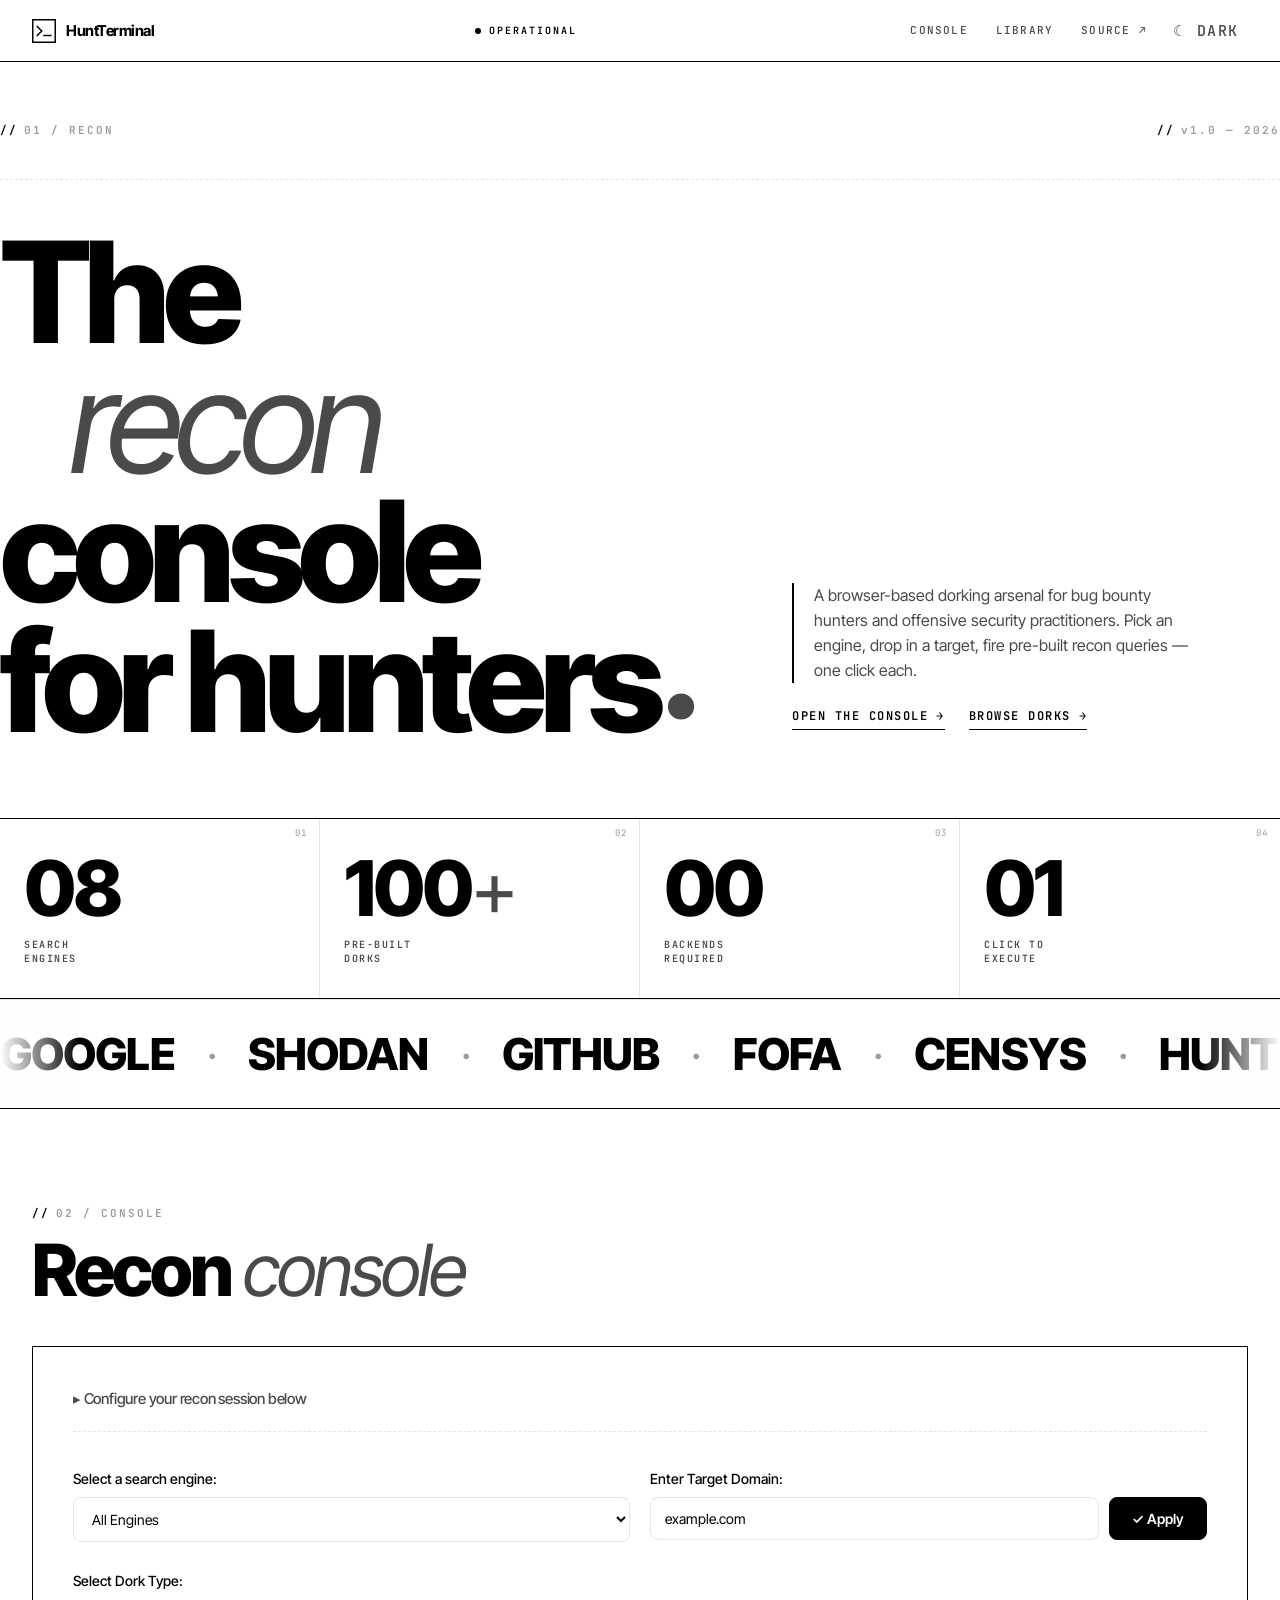
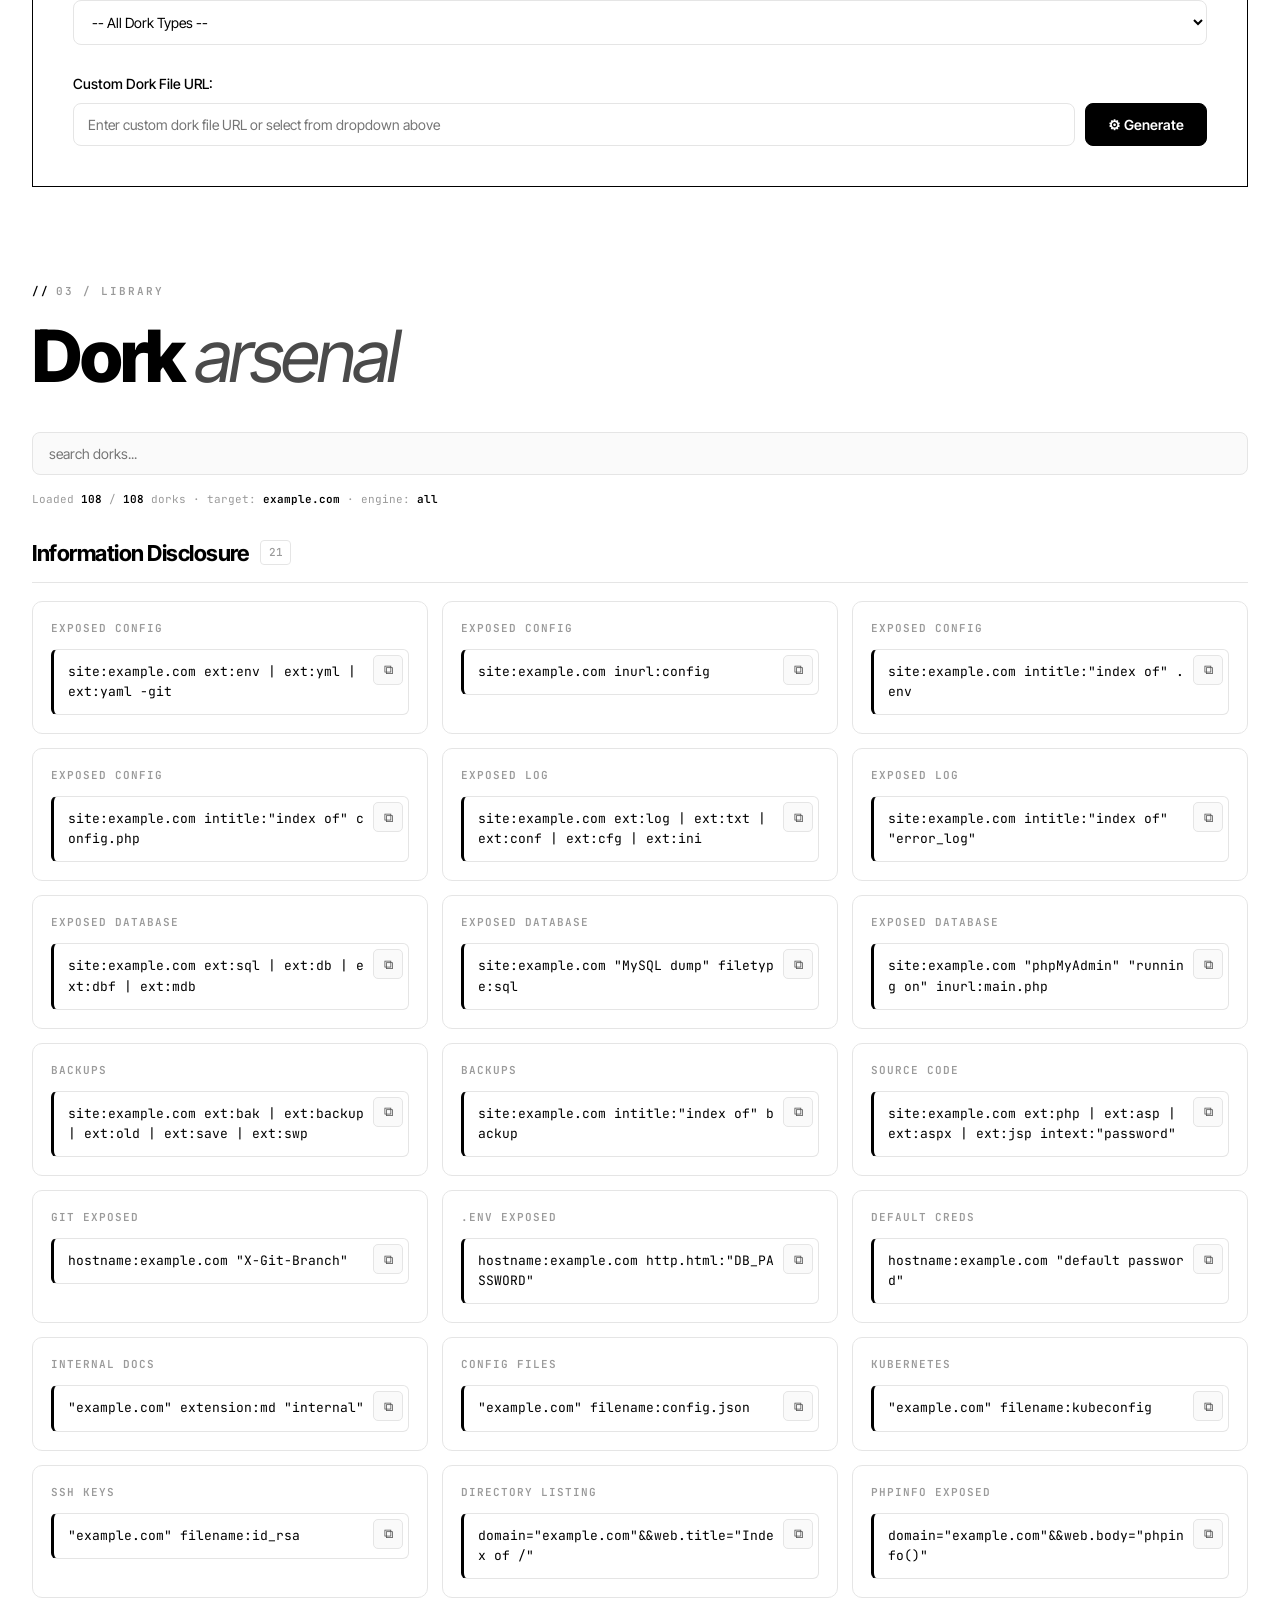
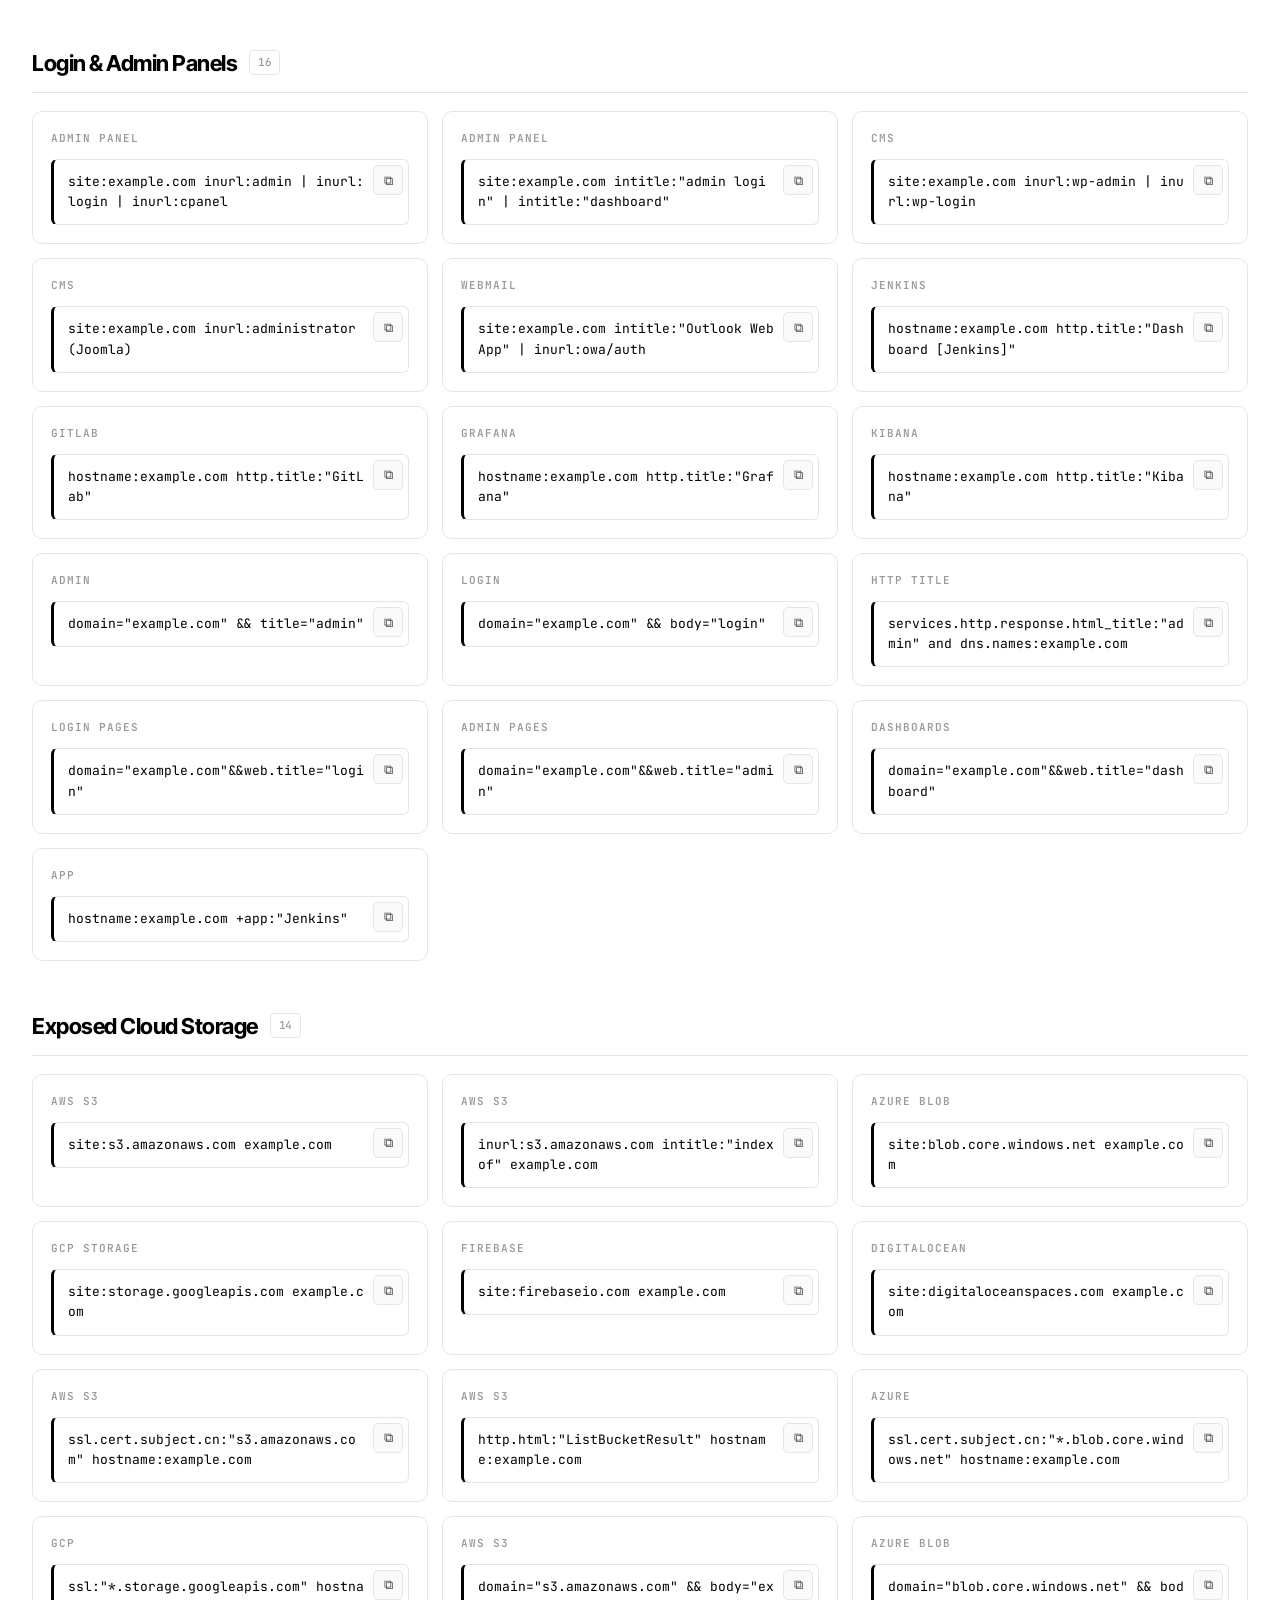
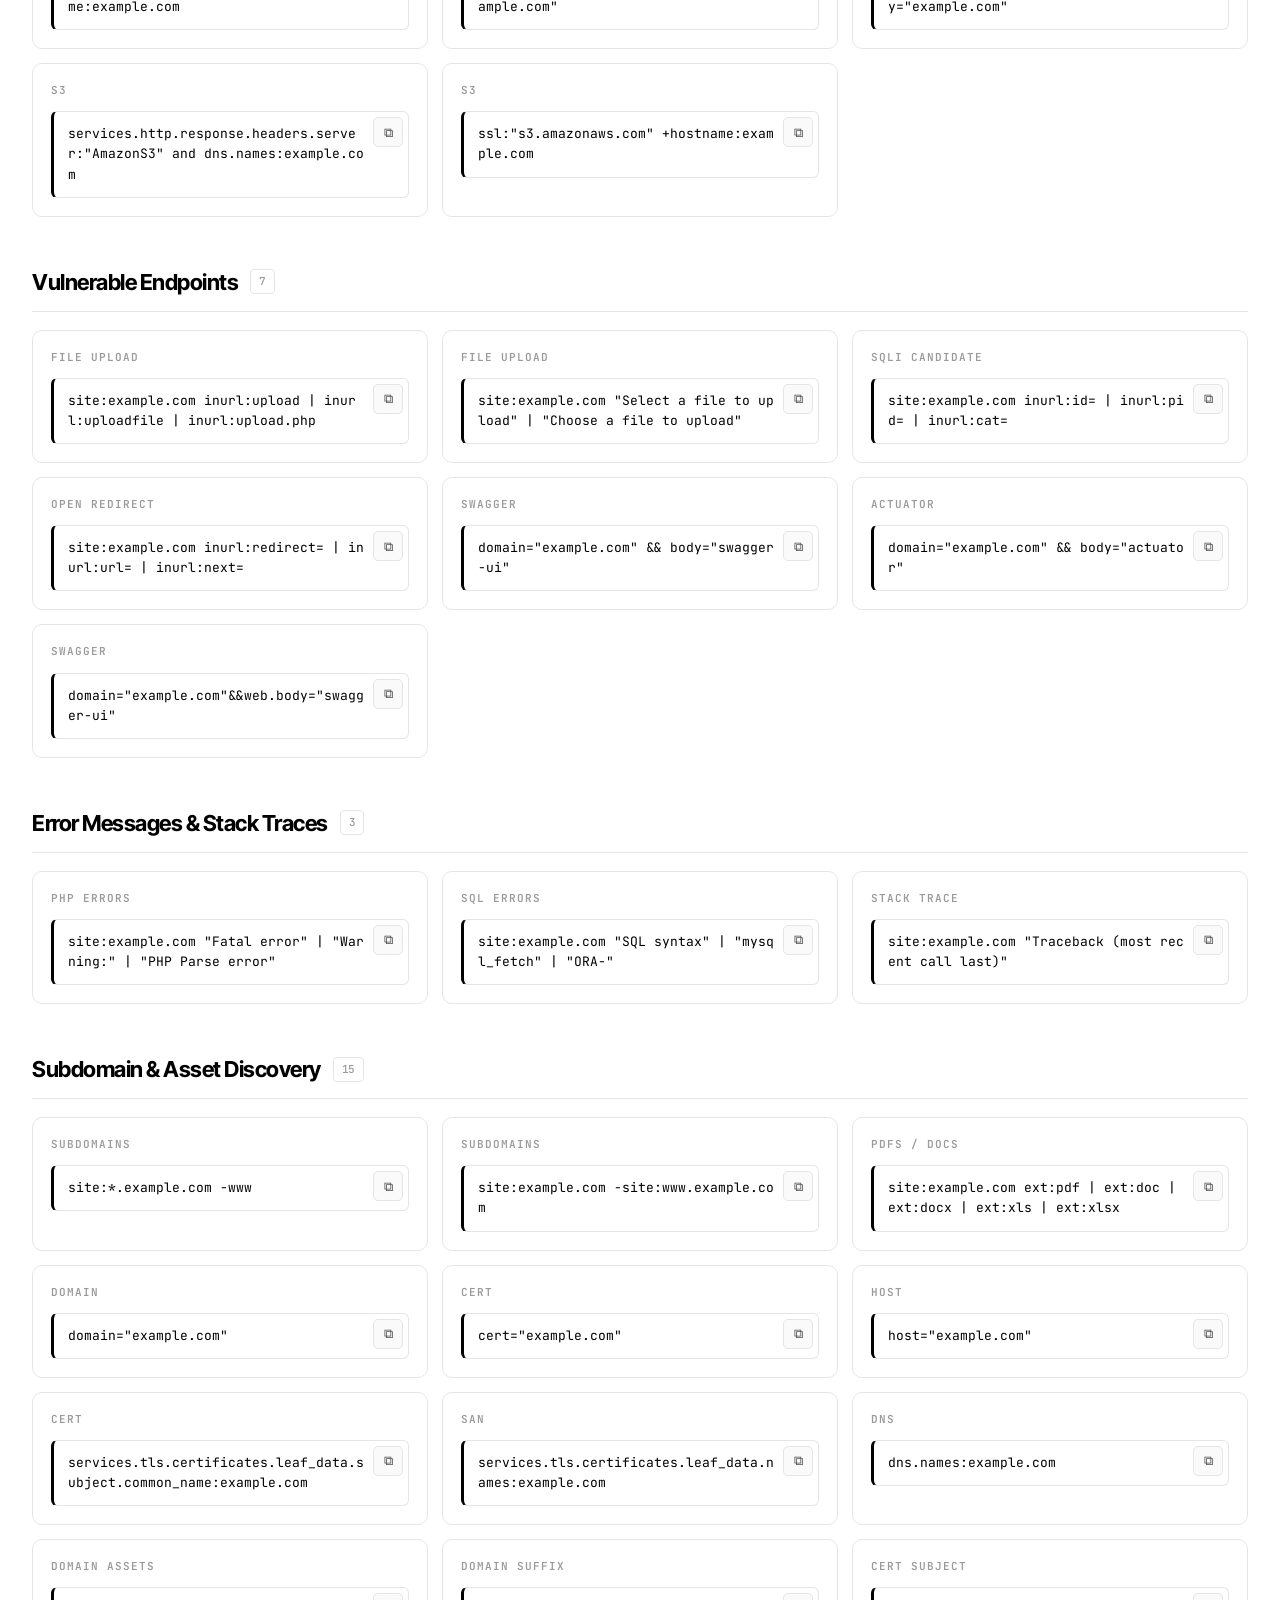
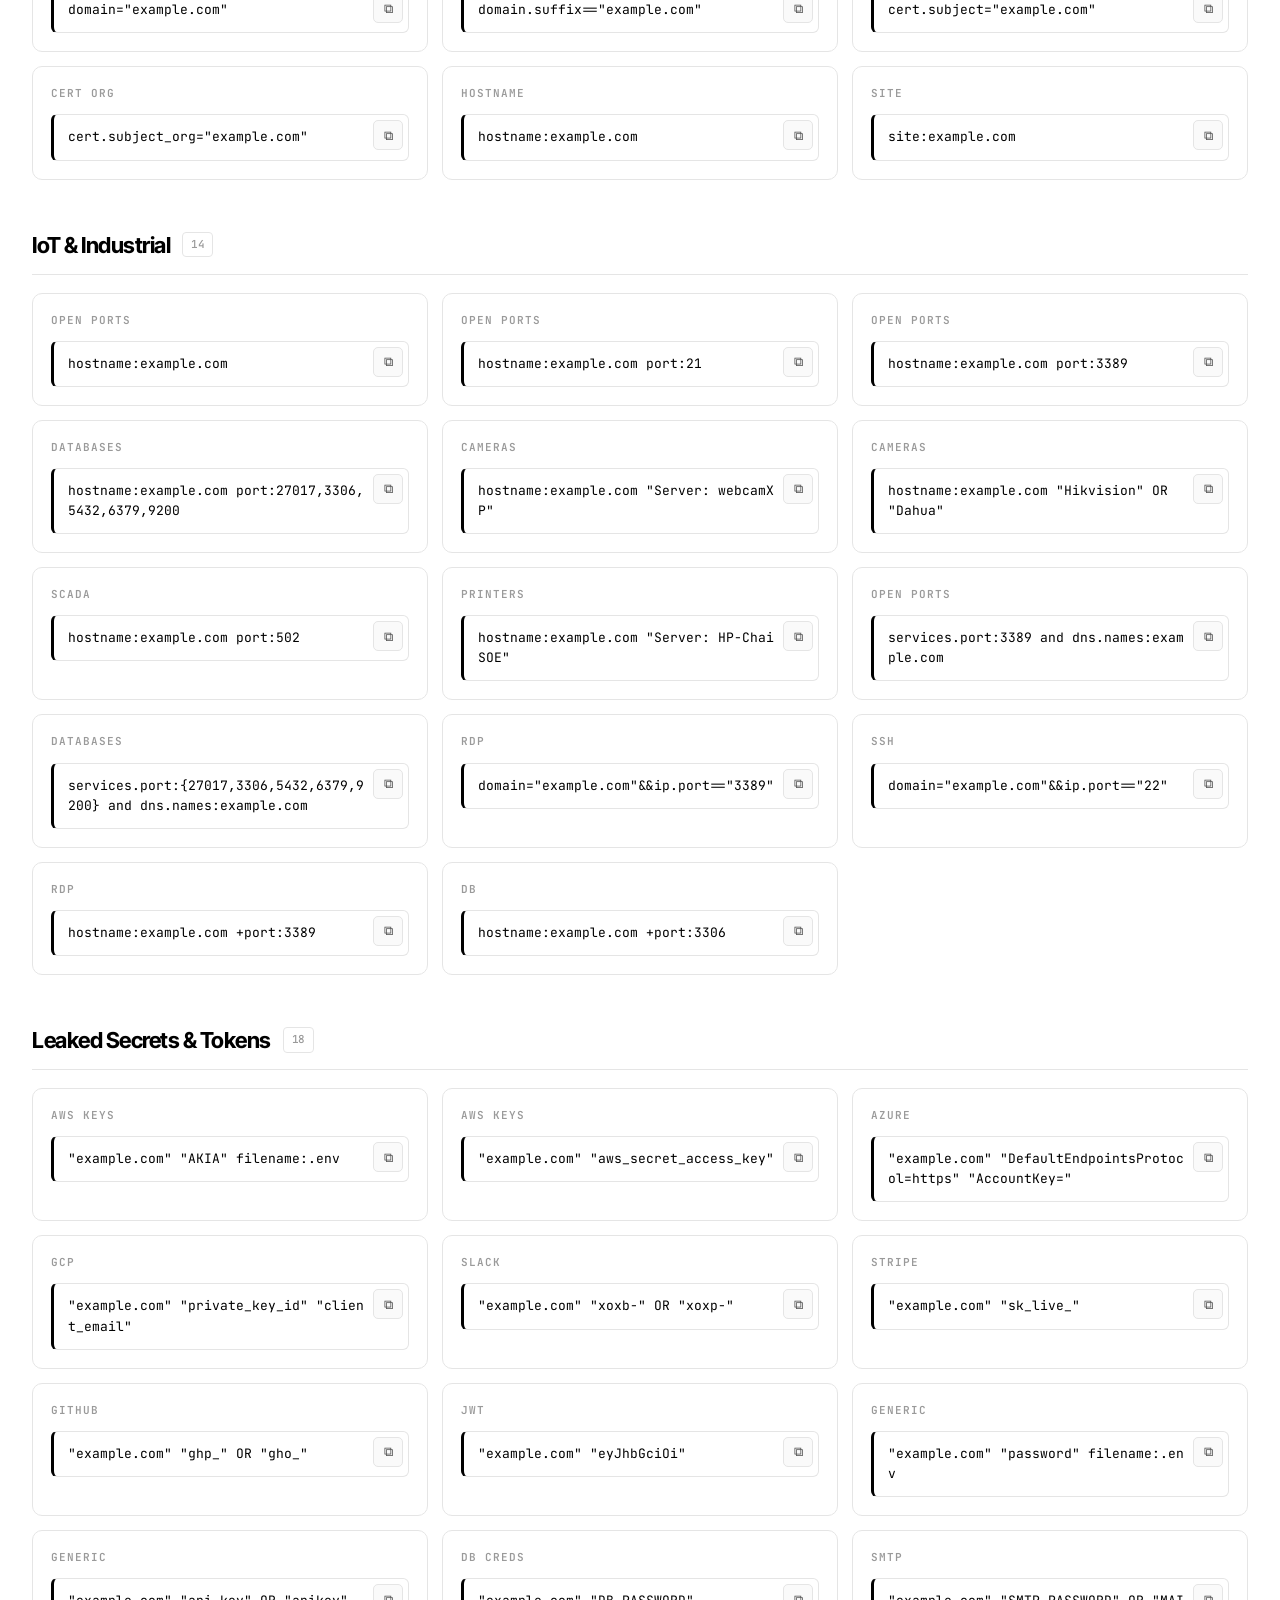
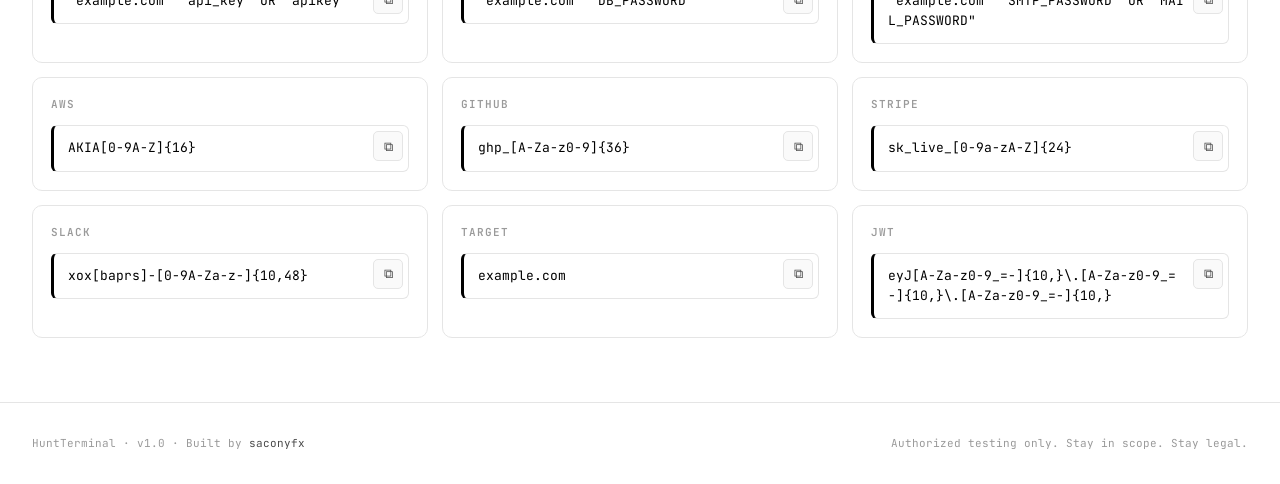
<file: index.html>
<!DOCTYPE html>
<html lang="en" data-theme="light">
<head>
  <meta charset="UTF-8" />
  <meta name="viewport" content="width=device-width, initial-scale=1" />
  <title>HuntTerminal — Recon Console for Bug Bounty Hunters</title>
  <meta name="description" content="HuntTerminal is a browser-based dork generation tool for bug bounty hunters and offensive security practitioners." />
  <style>
/* =============================================================
   HuntTerminal — Stylesheet
   Aesthetic: enterprise monochrome · black & white · refined
   ============================================================= */

@import url('https://fonts.googleapis.com/css2?family=JetBrains+Mono:wght@400;500;600;700&family=Inter+Tight:wght@400;500;600;700;800&display=swap');

/* ---------- Theme variables ---------- */
:root {
  /* light (default) — clean enterprise white */
  --bg: #ffffff;
  --bg-elevated: #fafafa;
  --bg-card: #ffffff;
  --bg-hover: #f4f4f4;
  --border: #e5e5e5;
  --border-hot: #c4c4c4;
  --border-active: #000000;
  --fg: #000000;
  --fg-dim: #4a4a4a;
  --fg-mute: #9a9a9a;
  --accent: #000000;
  --accent-inv: #ffffff;
  --warn: #2a2a2a;
  --danger: #000000;
  --info: #6a6a6a;
}

[data-theme="dark"] {
  --bg: #000000;
  --bg-elevated: #0a0a0a;
  --bg-card: #0f0f0f;
  --bg-hover: #161616;
  --border: #1f1f1f;
  --border-hot: #3a3a3a;
  --border-active: #ffffff;
  --fg: #ffffff;
  --fg-dim: #a0a0a0;
  --fg-mute: #555555;
  --accent: #ffffff;
  --accent-inv: #000000;
  --warn: #d4d4d4;
  --danger: #ffffff;
  --info: #888888;
}

/* ---------- Reset ---------- */
*, *::before, *::after { box-sizing: border-box; margin: 0; padding: 0; }
html { scroll-behavior: smooth; }
body {
  font-family: 'Inter Tight', -apple-system, BlinkMacSystemFont, sans-serif;
  background: var(--bg);
  color: var(--fg);
  line-height: 1.55;
  min-height: 100vh;
  overflow-x: hidden;
  -webkit-font-smoothing: antialiased;
}

/* ---------- Layout ---------- */
.wrap {
  max-width: 1400px;
  margin: 0 auto;
  padding: 0 32px;
}

/* ---------- Header ---------- */
.header {
  border-bottom: 1px solid var(--fg);
  padding: 14px 0;
  background: var(--bg);
  position: sticky;
  top: 0;
  z-index: 50;
  backdrop-filter: blur(8px);
}
.header-row {
  display: grid;
  grid-template-columns: auto 1fr auto;
  align-items: center;
  gap: 24px;
}
.brand {
  display: flex; align-items: center; gap: 10px;
  color: var(--fg);
  text-decoration: none;
}
.brand-mark { color: var(--fg); flex-shrink: 0; }
.brand-word {
  font-family: 'Inter Tight', sans-serif;
  font-size: 15px;
  font-weight: 700;
  letter-spacing: -0.5px;
  color: var(--fg);
}
.header-meta {
  display: flex;
  justify-content: center;
}
.header-status {
  font-family: 'JetBrains Mono', monospace;
  font-size: 10px;
  font-weight: 600;
  color: var(--fg);
  letter-spacing: 2px;
  display: inline-flex;
  align-items: center;
  gap: 8px;
}
.header-status i {
  display: inline-block;
  width: 6px; height: 6px;
  border-radius: 50%;
  background: var(--fg);
  animation: pulse 1.8s ease-in-out infinite;
}
@keyframes pulse {
  0%, 100% { opacity: 1; }
  50%      { opacity: .25; }
}

.nav { display: flex; gap: 4px; align-items: center; }
.nav a, .nav button {
  font-family: 'JetBrains Mono', monospace;
  font-size: 11px;
  font-weight: 500;
  text-transform: uppercase;
  letter-spacing: 1.2px;
  color: var(--fg-dim);
  background: transparent;
  border: none;
  padding: 8px 12px;
  cursor: pointer;
  text-decoration: none;
  transition: color .15s;
}
.nav a:hover, .nav button:hover { color: var(--fg); }
.nav button { font-size: 15px; padding: 6px 10px; }

/* ---------- Hero ---------- */
.hero {
  padding: 60px 0 0;
  border-bottom: 1px solid var(--fg);
  overflow: hidden;
}
.hero-topline {
  display: flex;
  justify-content: space-between;
  font-family: 'JetBrains Mono', monospace;
  font-size: 11px;
  font-weight: 600;
  letter-spacing: 2px;
  color: var(--fg-mute);
  padding-bottom: 40px;
  border-bottom: 1px dashed var(--border);
  margin-bottom: 48px;
}
.hero-topline span::before {
  content: "//";
  color: var(--fg);
  margin-right: 6px;
}

.hero-main {
  display: grid;
  grid-template-columns: 1.5fr 1fr;
  gap: 60px;
  align-items: end;
  margin-bottom: 72px;
}

.hero-title {
  font-family: 'Inter Tight', sans-serif;
  font-size: clamp(56px, 11vw, 148px);
  line-height: .92;
  letter-spacing: -0.05em;
  font-weight: 800;
  color: var(--fg);
  margin: 0;
  display: flex;
  flex-direction: column;
}
.hero-line { display: block; }
.hero-italic {
  font-style: italic;
  font-weight: 400;
  color: var(--fg-dim);
  padding-left: 0.5em;
}
.hero-dot {
  color: var(--fg-dim);
  display: inline-block;
  transform: translateY(-0.1em);
}

.hero-aside {
  padding-bottom: 16px;
  display: flex;
  flex-direction: column;
  gap: 24px;
}
.hero-lede {
  font-size: 16px;
  color: var(--fg-dim);
  line-height: 1.55;
  max-width: 44ch;
  border-left: 2px solid var(--fg);
  padding-left: 20px;
  margin: 0;
}
.hero-cta {
  display: flex;
  gap: 24px;
  flex-wrap: wrap;
}
.link-arrow {
  font-family: 'JetBrains Mono', monospace;
  font-size: 12px;
  font-weight: 600;
  text-transform: uppercase;
  letter-spacing: 1.5px;
  color: var(--fg);
  text-decoration: none;
  border-bottom: 1px solid var(--fg);
  padding-bottom: 4px;
  display: inline-flex;
  align-items: center;
  gap: 8px;
  transition: gap .2s;
}
.link-arrow span { transition: transform .2s; }
.link-arrow:hover { gap: 14px; }
.link-arrow:hover span { transform: translateX(4px); }

/* Stats grid */
.hero-stats {
  display: grid;
  grid-template-columns: repeat(4, 1fr);
  border-top: 1px solid var(--fg);
  border-bottom: 1px solid var(--fg);
  margin-bottom: 0;
}
.stat {
  padding: 32px 24px;
  border-right: 1px solid var(--border);
  display: flex;
  flex-direction: column;
  gap: 10px;
  position: relative;
}
.stat:last-child { border-right: none; }
.stat::before {
  content: counter(stat-count, decimal-leading-zero);
  counter-increment: stat-count;
  position: absolute;
  top: 8px;
  right: 12px;
  font-family: 'JetBrains Mono', monospace;
  font-size: 9px;
  color: var(--fg-mute);
  letter-spacing: 1px;
}
.hero-stats { counter-reset: stat-count; }
.stat-num {
  font-family: 'Inter Tight', sans-serif;
  font-size: clamp(48px, 6vw, 88px);
  font-weight: 800;
  letter-spacing: -0.04em;
  line-height: 1;
  color: var(--fg);
}
.stat-num span {
  color: var(--fg-dim);
  font-weight: 400;
}
.stat-label {
  font-family: 'JetBrains Mono', monospace;
  font-size: 10px;
  font-weight: 600;
  text-transform: uppercase;
  letter-spacing: 1.5px;
  color: var(--fg-dim);
  line-height: 1.4;
}

/* Ticker */
.hero-ticker {
  overflow: hidden;
  padding: 20px 0;
  border-top: 1px solid var(--border);
  white-space: nowrap;
  position: relative;
}
.hero-ticker::before,
.hero-ticker::after {
  content: "";
  position: absolute;
  top: 0; bottom: 0;
  width: 80px;
  z-index: 2;
  pointer-events: none;
}
.hero-ticker::before {
  left: 0;
  background: linear-gradient(to right, var(--bg), transparent);
}
.hero-ticker::after {
  right: 0;
  background: linear-gradient(to left, var(--bg), transparent);
}
.ticker-track {
  display: inline-flex;
  gap: 32px;
  align-items: center;
  animation: ticker 40s linear infinite;
  font-family: 'Inter Tight', sans-serif;
  font-weight: 800;
  font-size: 44px;
  letter-spacing: -0.02em;
  color: var(--fg);
}
.ticker-track span:nth-child(even) {
  color: var(--fg-mute);
  font-weight: 400;
}
@keyframes ticker {
  from { transform: translateX(0); }
  to   { transform: translateX(-50%); }
}

/* ---------- Generator panel ---------- */
.section-label {
  font-family: 'JetBrains Mono', monospace;
  font-size: 11px;
  font-weight: 600;
  letter-spacing: 2px;
  color: var(--fg-mute);
  margin-bottom: 20px;
}
.section-label::before {
  content: "//";
  color: var(--fg);
  margin-right: 6px;
}
#console .section-label { margin-bottom: 12px; }
.section-block { padding-top: 96px; }
.section-heading {
  font-family: 'Inter Tight', sans-serif;
  font-size: clamp(40px, 6vw, 72px);
  line-height: 1;
  letter-spacing: -0.04em;
  font-weight: 800;
  color: var(--fg);
  margin: 0 0 40px;
}
.section-italic {
  font-style: italic;
  font-weight: 400;
  color: var(--fg-dim);
}

#console .section-label { color: var(--fg-mute); }
#console::before { content: none; }

.panel {
  background: var(--bg);
  border: 1px solid var(--fg);
  border-radius: 0;
  margin: 0 auto;
  padding: 40px;
  position: relative;
  max-width: none;
  display: flex;
  flex-direction: column;
  gap: 28px;
}
.panel::before {
  content: "▸ Configure your recon session below";
  position: static;
  background: none;
  padding: 0 0 20px;
  font-family: 'Inter Tight', sans-serif;
  font-size: 15px;
  font-weight: 500;
  letter-spacing: -0.2px;
  text-transform: none;
  color: var(--fg-dim);
  border-bottom: 1px dashed var(--border);
  transform: none;
  margin-bottom: 8px;
}

.panel-row {
  display: grid;
  grid-template-columns: 1fr 1fr;
  gap: 20px;
}

.field { display: flex; flex-direction: column; gap: 8px; }
.field.wide { grid-column: 1 / -1; }

.field label {
  font-family: 'Inter Tight', sans-serif;
  font-size: 14px;
  font-weight: 500;
  color: var(--fg);
  letter-spacing: 0;
  text-transform: none;
}

.field select,
.field input {
  font-family: 'Inter Tight', sans-serif;
  font-size: 14px;
  background: var(--bg);
  color: var(--fg);
  border: 1px solid var(--border);
  padding: 12px 14px;
  outline: none;
  border-radius: 8px;
  transition: border-color .15s;
  width: 100%;
}
.field select:focus,
.field input:focus {
  border-color: var(--border-active);
}

.field-inline {
  display: flex;
  gap: 10px;
  align-items: stretch;
}
.field-inline input {
  flex: 1;
}

.btn {
  font-family: 'Inter Tight', sans-serif;
  font-size: 14px;
  font-weight: 600;
  background: var(--accent);
  color: var(--accent-inv);
  border: 1px solid var(--accent);
  padding: 12px 22px;
  cursor: pointer;
  transition: all .15s;
  white-space: nowrap;
  border-radius: 8px;
}
.btn:hover {
  background: var(--accent-inv);
  color: var(--accent);
  border-color: var(--accent);
}
.btn-ghost {
  background: transparent;
  color: var(--fg);
  border-color: var(--border);
}
.btn-ghost:hover {
  background: var(--bg-hover);
  border-color: var(--border-hot);
}

/* Responsive panel */
@media (max-width: 720px) {
  .panel-row { grid-template-columns: 1fr; }
  .panel { padding: 24px 18px; }
}

/* ---------- Search + filters bar ---------- */
.toolbar {
  display: flex; gap: 12px; flex-wrap: wrap; align-items: center;
  margin: 28px 0 16px;
}
.toolbar input[type="search"] {
  flex: 1;
  min-width: 240px;
  font-family: inherit;
  font-size: 14px;
  background: var(--bg-elevated);
  color: var(--fg);
  border: 1px solid var(--border);
  padding: 12px 16px;
  outline: none;
  border-radius: 8px;
}
.toolbar input[type="search"]:focus {
  border-color: var(--border-active);
}
.chip-row { display: flex; gap: 6px; flex-wrap: wrap; }
.chip {
  font-family: inherit;
  font-size: 12px;
  font-weight: 500;
  background: transparent;
  color: var(--fg-dim);
  border: 1px solid var(--border);
  padding: 8px 14px;
  cursor: pointer;
  transition: all .15s;
  border-radius: 6px;
}
.chip:hover { color: var(--fg); border-color: var(--border-hot); }
.chip.active {
  background: var(--accent);
  color: var(--accent-inv);
  border-color: var(--accent);
}

/* ---------- Status line ---------- */
.status {
  font-family: 'JetBrains Mono', monospace;
  font-size: 11px;
  color: var(--fg-mute);
  margin: 16px 0 28px;
}
.status .num { color: var(--fg); font-weight: 600; }

/* ---------- Dork grid ---------- */
.category-block { margin-bottom: 48px; }
.category-title {
  font-family: 'Inter Tight', sans-serif;
  font-size: 22px;
  font-weight: 700;
  letter-spacing: -0.5px;
  color: var(--fg);
  margin-bottom: 18px;
  display: flex; align-items: center; gap: 12px;
  padding-bottom: 12px;
  border-bottom: 1px solid var(--border);
}
.category-title .count {
  font-family: 'JetBrains Mono', monospace;
  font-size: 11px;
  font-weight: 500;
  color: var(--fg-mute);
  border: 1px solid var(--border);
  padding: 3px 8px;
  border-radius: 4px;
}

.grid {
  display: grid;
  grid-template-columns: repeat(auto-fill, minmax(340px, 1fr));
  gap: 14px;
}

/* ---------- Dork grid ---------- */
.category-block { margin-bottom: 48px; }
.category-title {
  font-family: 'Inter Tight', sans-serif;
  font-size: 22px;
  font-weight: 700;
  letter-spacing: -0.5px;
  color: var(--fg);
  margin-bottom: 18px;
  display: flex; align-items: center; gap: 12px;
  padding-bottom: 12px;
  border-bottom: 1px solid var(--border);
}
.category-title .count {
  font-family: 'JetBrains Mono', monospace;
  font-size: 11px;
  font-weight: 500;
  color: var(--fg-mute);
  border: 1px solid var(--border);
  padding: 3px 8px;
  border-radius: 4px;
}

.grid {
  display: grid;
  grid-template-columns: repeat(auto-fill, minmax(340px, 1fr));
  gap: 14px;
}

/* ---------- Dork card ---------- */
.card {
  background: var(--bg-card);
  border: 1px solid var(--border);
  border-radius: 10px;
  padding: 18px;
  display: flex; flex-direction: column; gap: 12px;
  transition: border-color .15s, background .15s, transform .15s, box-shadow .15s;
  cursor: pointer;
  position: relative;
}
.card:hover {
  border-color: var(--border-active);
  background: var(--bg-hover);
  transform: translateY(-1px);
  box-shadow: 0 4px 16px -8px rgba(0,0,0,.15);
}
.card:active { transform: translateY(0); }

.card-cat {
  font-family: 'JetBrains Mono', monospace;
  font-size: 11px;
  text-transform: uppercase;
  letter-spacing: 1px;
  color: var(--fg-mute);
  font-weight: 600;
}

/* Query box with embedded copy button */
.card-query-wrap {
  position: relative;
}
.card-query {
  font-family: 'JetBrains Mono', monospace;
  font-size: 13px;
  background: var(--bg);
  border: 1px solid var(--border);
  border-left: 3px solid var(--fg);
  padding: 12px 44px 12px 14px;
  color: var(--fg);
  word-break: break-all;
  line-height: 1.55;
  border-radius: 6px;
  white-space: pre-wrap;
}
.copy-btn {
  position: absolute;
  top: 6px;
  right: 6px;
  width: 30px;
  height: 30px;
  display: inline-flex;
  align-items: center;
  justify-content: center;
  background: var(--bg-elevated);
  color: var(--fg-dim);
  border: 1px solid var(--border);
  border-radius: 5px;
  cursor: pointer;
  font-size: 13px;
  transition: all .15s;
  font-family: inherit;
}
.copy-btn:hover {
  color: var(--fg);
  background: var(--bg);
  border-color: var(--border-active);
}

/* ---------- Empty state ---------- */
.empty {
  text-align: center;
  padding: 80px 24px;
  color: var(--fg-mute);
  font-family: 'JetBrains Mono', monospace;
  font-size: 13px;
  border: 1px dashed var(--border);
  border-radius: 8px;
}
.empty::before {
  content: "[ no_results ]";
  display: block;
  color: var(--fg);
  font-size: 18px;
  margin-bottom: 12px;
  font-weight: 600;
}

/* ---------- Footer ---------- */
.footer {
  border-top: 1px solid var(--border);
  padding: 32px 0;
  margin-top: 64px;
  font-family: 'JetBrains Mono', monospace;
  font-size: 11px;
  color: var(--fg-mute);
}
.footer-row {
  display: flex; justify-content: space-between; gap: 24px; flex-wrap: wrap;
}
.footer a { color: var(--fg-dim); text-decoration: none; }
.footer a:hover { color: var(--fg); }

/* ---------- Toast ---------- */
.toast {
  position: fixed;
  bottom: 28px; left: 50%;
  transform: translateX(-50%) translateY(80px);
  background: var(--fg);
  color: var(--accent-inv);
  padding: 12px 22px;
  font-family: 'JetBrains Mono', monospace;
  font-size: 12px;
  font-weight: 600;
  letter-spacing: 0.5px;
  border-radius: 999px;
  opacity: 0;
  transition: all .3s cubic-bezier(.2,.8,.2,1);
  z-index: 100;
  pointer-events: none;
  box-shadow: 0 8px 32px rgba(0,0,0,.4);
}
.toast.show {
  opacity: 1;
  transform: translateX(-50%) translateY(0);
}

/* ---------- Reveal on load ---------- */
.reveal {
  opacity: 0;
  transform: translateY(8px);
  animation: reveal .4s cubic-bezier(.2,.8,.2,1) forwards;
}
@keyframes reveal {
  to { opacity: 1; transform: translateY(0); }
}

/* ---------- Responsive ---------- */
@media (max-width: 900px) {
  .header-row { grid-template-columns: auto 1fr auto; }
  .header-meta { display: none; }
  .hero-main { grid-template-columns: 1fr; gap: 40px; }
  .hero-stats { grid-template-columns: repeat(2, 1fr); }
  .stat:nth-child(2) { border-right: none; }
  .stat:nth-child(1), .stat:nth-child(2) { border-bottom: 1px solid var(--border); }
  .ticker-track { font-size: 32px; }
}

@media (max-width: 720px) {
  .wrap { padding: 0 20px; }
  .hero { padding: 40px 0 0; }
  .hero-topline { padding-bottom: 24px; margin-bottom: 32px; font-size: 10px; }
  .hero-main { margin-bottom: 48px; }
  .hero-title { font-size: 64px; letter-spacing: -0.04em; }
  .stat { padding: 24px 16px; }
  .stat-num { font-size: 44px; }
  .nav a, .nav button { padding: 6px 8px; font-size: 10px; }
  .nav a { display: none; }
  .nav a:last-of-type, .nav button { display: inline-flex; }
  .ticker-track { font-size: 24px; gap: 20px; }
}

  </style>
</head>
<body>

  <header class="header">
    <div class="wrap header-row">
      <a class="brand" href="/" aria-label="HuntTerminal home">
        <svg class="brand-mark" viewBox="0 0 32 32" width="24" height="24" fill="none" xmlns="http://www.w3.org/2000/svg" aria-hidden="true">
          <rect x="1" y="1" width="30" height="30" stroke="currentColor" stroke-width="2"/>
          <path d="M7 10L13 16L7 22" stroke="currentColor" stroke-width="2" stroke-linecap="square"/>
          <path d="M16 22H25" stroke="currentColor" stroke-width="2" stroke-linecap="square"/>
        </svg>
        <span class="brand-word">HuntTerminal</span>
      </a>
      <div class="header-meta">
        <span class="header-status"><i></i>OPERATIONAL</span>
      </div>
      <nav class="nav">
        <a href="#console">Console</a>
        <a href="#library">Library</a>
        <a href="https://github.com/Saconyfx/HuntTerminal" target="_blank" rel="noopener">Source ↗</a>
        <button id="theme-toggle" title="Toggle theme" aria-label="Toggle theme">◐</button>
      </nav>
    </div>
  </header>

  <section class="hero wrap">
    <div class="hero-topline">
      <span class="hero-index">01 / RECON</span>
      <span class="hero-version">v1.0 — 2026</span>
    </div>

    <div class="hero-main">
      <h1 class="hero-title">
        <span class="hero-line">The</span>
        <span class="hero-line hero-italic">recon</span>
        <span class="hero-line">console</span>
        <span class="hero-line">for hunters<span class="hero-dot">.</span></span>
      </h1>

      <aside class="hero-aside">
        <p class="hero-lede">A browser-based dorking arsenal for bug bounty hunters and offensive security practitioners. Pick an engine, drop in a target, fire pre-built recon queries — one click each.</p>
        <div class="hero-cta">
          <a href="#console" class="link-arrow">Open the console <span>→</span></a>
          <a href="#library" class="link-arrow">Browse dorks <span>→</span></a>
        </div>
      </aside>
    </div>

    <div class="hero-stats">
      <div class="stat">
        <div class="stat-num">08</div>
        <div class="stat-label">Search<br/>engines</div>
      </div>
      <div class="stat">
        <div class="stat-num">100<span>+</span></div>
        <div class="stat-label">Pre-built<br/>dorks</div>
      </div>
      <div class="stat">
        <div class="stat-num">00</div>
        <div class="stat-label">Backends<br/>required</div>
      </div>
      <div class="stat">
        <div class="stat-num">01</div>
        <div class="stat-label">Click to<br/>execute</div>
      </div>
    </div>

    <div class="hero-ticker" aria-hidden="true">
      <div class="ticker-track">
        <span>GOOGLE</span><span>·</span><span>SHODAN</span><span>·</span><span>GITHUB</span><span>·</span><span>FOFA</span><span>·</span><span>CENSYS</span><span>·</span><span>HUNTER</span><span>·</span><span>ZOOMEYE</span><span>·</span><span>GREP.APP</span><span>·</span>
        <span>GOOGLE</span><span>·</span><span>SHODAN</span><span>·</span><span>GITHUB</span><span>·</span><span>FOFA</span><span>·</span><span>CENSYS</span><span>·</span><span>HUNTER</span><span>·</span><span>ZOOMEYE</span><span>·</span><span>GREP.APP</span><span>·</span>
      </div>
    </div>
  </section>

  <section class="wrap section-block" id="console">
    <div class="section-label">02 / CONSOLE</div>
    <h2 class="section-heading">Recon <span class="section-italic">console</span></h2>
    <div class="panel">

      <div class="panel-row">
        <div class="field">
          <label for="engine">Select a search engine:</label>
          <select id="engine">
            <option value="all">All Engines</option>
            <option value="google">Google</option>
            <option value="shodan">Shodan</option>
            <option value="github">GitHub</option>
            <option value="fofa">FOFA</option>
            <option value="censys">Censys</option>
            <option value="hunter">Hunter</option>
            <option value="zoomeye">ZoomEye</option>
            <option value="grepapp">Grep.app</option>
          </select>
        </div>
        <div class="field">
          <label for="target">Enter Target Domain:</label>
          <div class="field-inline">
            <input id="target" type="text" value="example.com" placeholder="example.com" autocomplete="off" spellcheck="false" />
            <button id="apply" class="btn">✓ Apply</button>
          </div>
        </div>
      </div>

      <div class="panel-row">
        <div class="field wide">
          <label for="dork-type">Select Dork Type:</label>
          <select id="dork-type">
            <option value="all">-- All Dork Types --</option>
          </select>
        </div>
      </div>

      <div class="panel-row">
        <div class="field wide">
          <label for="custom-url">Custom Dork File URL:</label>
          <div class="field-inline">
            <input id="custom-url" type="url" placeholder="Enter custom dork file URL or select from dropdown above" autocomplete="off" spellcheck="false" />
            <button id="generate" class="btn">⚙ Generate</button>
          </div>
        </div>
      </div>

    </div>
  </section>

  <section class="wrap section-block" id="library">

    <div class="section-label">03 / LIBRARY</div>
    <h2 class="section-heading">Dork <span class="section-italic">arsenal</span></h2>

    <div class="toolbar">
      <input id="search" type="search" placeholder="search dorks..." />
    </div>

    <div class="status" id="status">Loading dorks...</div>

    <div id="results"></div>
  </section>

  <footer class="footer">
    <div class="wrap footer-row">
      <div>HuntTerminal · v1.0 · Built by <a href="https://github.com/Saconyfx" target="_blank" rel="noopener">saconyfx</a></div>
      <div>Authorized testing only. Stay in scope. Stay legal.</div>
    </div>
  </footer>

  <div class="toast" id="toast"></div>

  <script>window.__DORKS__ = [
  {"id":"g-info-001","engine":"google","category":"Information Disclosure","tag":"Exposed config","query":"site:{TARGET} ext:env | ext:yml | ext:yaml -git"},
  {"id":"g-info-002","engine":"google","category":"Information Disclosure","tag":"Exposed config","query":"site:{TARGET} inurl:config"},
  {"id":"g-info-003","engine":"google","category":"Information Disclosure","tag":"Exposed config","query":"site:{TARGET} intitle:\"index of\" .env"},
  {"id":"g-info-004","engine":"google","category":"Information Disclosure","tag":"Exposed config","query":"site:{TARGET} intitle:\"index of\" config.php"},
  {"id":"g-info-005","engine":"google","category":"Information Disclosure","tag":"Exposed log","query":"site:{TARGET} ext:log | ext:txt | ext:conf | ext:cfg | ext:ini"},
  {"id":"g-info-006","engine":"google","category":"Information Disclosure","tag":"Exposed log","query":"site:{TARGET} intitle:\"index of\" \"error_log\""},
  {"id":"g-info-007","engine":"google","category":"Information Disclosure","tag":"Exposed database","query":"site:{TARGET} ext:sql | ext:db | ext:dbf | ext:mdb"},
  {"id":"g-info-008","engine":"google","category":"Information Disclosure","tag":"Exposed database","query":"site:{TARGET} \"MySQL dump\" filetype:sql"},
  {"id":"g-info-009","engine":"google","category":"Information Disclosure","tag":"Exposed database","query":"site:{TARGET} \"phpMyAdmin\" \"running on\" inurl:main.php"},
  {"id":"g-info-010","engine":"google","category":"Information Disclosure","tag":"Backups","query":"site:{TARGET} ext:bak | ext:backup | ext:old | ext:save | ext:swp"},
  {"id":"g-info-011","engine":"google","category":"Information Disclosure","tag":"Backups","query":"site:{TARGET} intitle:\"index of\" backup"},
  {"id":"g-info-012","engine":"google","category":"Information Disclosure","tag":"Source code","query":"site:{TARGET} ext:php | ext:asp | ext:aspx | ext:jsp intext:\"password\""},

  {"id":"g-panel-001","engine":"google","category":"Login & Admin Panels","tag":"Admin panel","query":"site:{TARGET} inurl:admin | inurl:login | inurl:cpanel"},
  {"id":"g-panel-002","engine":"google","category":"Login & Admin Panels","tag":"Admin panel","query":"site:{TARGET} intitle:\"admin login\" | intitle:\"dashboard\""},
  {"id":"g-panel-003","engine":"google","category":"Login & Admin Panels","tag":"CMS","query":"site:{TARGET} inurl:wp-admin | inurl:wp-login"},
  {"id":"g-panel-004","engine":"google","category":"Login & Admin Panels","tag":"CMS","query":"site:{TARGET} inurl:administrator (Joomla)"},
  {"id":"g-panel-005","engine":"google","category":"Login & Admin Panels","tag":"Webmail","query":"site:{TARGET} intitle:\"Outlook Web App\" | inurl:owa/auth"},

  {"id":"g-cloud-001","engine":"google","category":"Exposed Cloud Storage","tag":"AWS S3","query":"site:s3.amazonaws.com {TARGET}"},
  {"id":"g-cloud-002","engine":"google","category":"Exposed Cloud Storage","tag":"AWS S3","query":"inurl:s3.amazonaws.com intitle:\"index of\" {TARGET}"},
  {"id":"g-cloud-003","engine":"google","category":"Exposed Cloud Storage","tag":"Azure Blob","query":"site:blob.core.windows.net {TARGET}"},
  {"id":"g-cloud-004","engine":"google","category":"Exposed Cloud Storage","tag":"GCP Storage","query":"site:storage.googleapis.com {TARGET}"},
  {"id":"g-cloud-005","engine":"google","category":"Exposed Cloud Storage","tag":"Firebase","query":"site:firebaseio.com {TARGET}"},
  {"id":"g-cloud-006","engine":"google","category":"Exposed Cloud Storage","tag":"DigitalOcean","query":"site:digitaloceanspaces.com {TARGET}"},

  {"id":"g-vuln-001","engine":"google","category":"Vulnerable Endpoints","tag":"File upload","query":"site:{TARGET} inurl:upload | inurl:uploadfile | inurl:upload.php"},
  {"id":"g-vuln-002","engine":"google","category":"Vulnerable Endpoints","tag":"File upload","query":"site:{TARGET} \"Select a file to upload\" | \"Choose a file to upload\""},
  {"id":"g-vuln-003","engine":"google","category":"Vulnerable Endpoints","tag":"SQLi candidate","query":"site:{TARGET} inurl:id= | inurl:pid= | inurl:cat="},
  {"id":"g-vuln-004","engine":"google","category":"Vulnerable Endpoints","tag":"Open redirect","query":"site:{TARGET} inurl:redirect= | inurl:url= | inurl:next="},

  {"id":"g-err-001","engine":"google","category":"Error Messages & Stack Traces","tag":"PHP errors","query":"site:{TARGET} \"Fatal error\" | \"Warning:\" | \"PHP Parse error\""},
  {"id":"g-err-002","engine":"google","category":"Error Messages & Stack Traces","tag":"SQL errors","query":"site:{TARGET} \"SQL syntax\" | \"mysql_fetch\" | \"ORA-\""},
  {"id":"g-err-003","engine":"google","category":"Error Messages & Stack Traces","tag":"Stack trace","query":"site:{TARGET} \"Traceback (most recent call last)\""},

  {"id":"g-sub-001","engine":"google","category":"Subdomain & Asset Discovery","tag":"Subdomains","query":"site:*.{TARGET} -www"},
  {"id":"g-sub-002","engine":"google","category":"Subdomain & Asset Discovery","tag":"Subdomains","query":"site:{TARGET} -site:www.{TARGET}"},
  {"id":"g-sub-003","engine":"google","category":"Subdomain & Asset Discovery","tag":"PDFs / docs","query":"site:{TARGET} ext:pdf | ext:doc | ext:docx | ext:xls | ext:xlsx"},

  {"id":"sh-port-001","engine":"shodan","category":"IoT & Industrial","tag":"Open ports","query":"hostname:{TARGET}"},
  {"id":"sh-port-002","engine":"shodan","category":"IoT & Industrial","tag":"Open ports","query":"hostname:{TARGET} port:21"},
  {"id":"sh-port-003","engine":"shodan","category":"IoT & Industrial","tag":"Open ports","query":"hostname:{TARGET} port:3389"},
  {"id":"sh-port-004","engine":"shodan","category":"IoT & Industrial","tag":"Databases","query":"hostname:{TARGET} port:27017,3306,5432,6379,9200"},
  {"id":"sh-port-005","engine":"shodan","category":"IoT & Industrial","tag":"Cameras","query":"hostname:{TARGET} \"Server: webcamXP\""},
  {"id":"sh-port-006","engine":"shodan","category":"IoT & Industrial","tag":"Cameras","query":"hostname:{TARGET} \"Hikvision\" OR \"Dahua\""},
  {"id":"sh-port-007","engine":"shodan","category":"IoT & Industrial","tag":"SCADA","query":"hostname:{TARGET} port:502"},
  {"id":"sh-port-008","engine":"shodan","category":"IoT & Industrial","tag":"Printers","query":"hostname:{TARGET} \"Server: HP-ChaiSOE\""},

  {"id":"sh-cloud-001","engine":"shodan","category":"Exposed Cloud Storage","tag":"AWS S3","query":"ssl.cert.subject.cn:\"s3.amazonaws.com\" hostname:{TARGET}"},
  {"id":"sh-cloud-002","engine":"shodan","category":"Exposed Cloud Storage","tag":"AWS S3","query":"http.html:\"ListBucketResult\" hostname:{TARGET}"},
  {"id":"sh-cloud-003","engine":"shodan","category":"Exposed Cloud Storage","tag":"Azure","query":"ssl.cert.subject.cn:\"*.blob.core.windows.net\" hostname:{TARGET}"},
  {"id":"sh-cloud-004","engine":"shodan","category":"Exposed Cloud Storage","tag":"GCP","query":"ssl:\"*.storage.googleapis.com\" hostname:{TARGET}"},

  {"id":"sh-info-001","engine":"shodan","category":"Information Disclosure","tag":"Git exposed","query":"hostname:{TARGET} \"X-Git-Branch\""},
  {"id":"sh-info-002","engine":"shodan","category":"Information Disclosure","tag":".env exposed","query":"hostname:{TARGET} http.html:\"DB_PASSWORD\""},
  {"id":"sh-info-003","engine":"shodan","category":"Information Disclosure","tag":"Default creds","query":"hostname:{TARGET} \"default password\""},

  {"id":"sh-panel-001","engine":"shodan","category":"Login & Admin Panels","tag":"Jenkins","query":"hostname:{TARGET} http.title:\"Dashboard [Jenkins]\""},
  {"id":"sh-panel-002","engine":"shodan","category":"Login & Admin Panels","tag":"GitLab","query":"hostname:{TARGET} http.title:\"GitLab\""},
  {"id":"sh-panel-003","engine":"shodan","category":"Login & Admin Panels","tag":"Grafana","query":"hostname:{TARGET} http.title:\"Grafana\""},
  {"id":"sh-panel-004","engine":"shodan","category":"Login & Admin Panels","tag":"Kibana","query":"hostname:{TARGET} http.title:\"Kibana\""},

  {"id":"gh-sec-001","engine":"github","category":"Leaked Secrets & Tokens","tag":"AWS keys","query":"\"{TARGET}\" \"AKIA\" filename:.env"},
  {"id":"gh-sec-002","engine":"github","category":"Leaked Secrets & Tokens","tag":"AWS keys","query":"\"{TARGET}\" \"aws_secret_access_key\""},
  {"id":"gh-sec-003","engine":"github","category":"Leaked Secrets & Tokens","tag":"Azure","query":"\"{TARGET}\" \"DefaultEndpointsProtocol=https\" \"AccountKey=\""},
  {"id":"gh-sec-004","engine":"github","category":"Leaked Secrets & Tokens","tag":"GCP","query":"\"{TARGET}\" \"private_key_id\" \"client_email\""},
  {"id":"gh-sec-005","engine":"github","category":"Leaked Secrets & Tokens","tag":"Slack","query":"\"{TARGET}\" \"xoxb-\" OR \"xoxp-\""},
  {"id":"gh-sec-006","engine":"github","category":"Leaked Secrets & Tokens","tag":"Stripe","query":"\"{TARGET}\" \"sk_live_\""},
  {"id":"gh-sec-007","engine":"github","category":"Leaked Secrets & Tokens","tag":"GitHub","query":"\"{TARGET}\" \"ghp_\" OR \"gho_\""},
  {"id":"gh-sec-008","engine":"github","category":"Leaked Secrets & Tokens","tag":"JWT","query":"\"{TARGET}\" \"eyJhbGciOi\""},
  {"id":"gh-sec-009","engine":"github","category":"Leaked Secrets & Tokens","tag":"Generic","query":"\"{TARGET}\" \"password\" filename:.env"},
  {"id":"gh-sec-010","engine":"github","category":"Leaked Secrets & Tokens","tag":"Generic","query":"\"{TARGET}\" \"api_key\" OR \"apikey\""},
  {"id":"gh-sec-011","engine":"github","category":"Leaked Secrets & Tokens","tag":"DB creds","query":"\"{TARGET}\" \"DB_PASSWORD\""},
  {"id":"gh-sec-012","engine":"github","category":"Leaked Secrets & Tokens","tag":"SMTP","query":"\"{TARGET}\" \"SMTP_PASSWORD\" OR \"MAIL_PASSWORD\""},

  {"id":"gh-info-001","engine":"github","category":"Information Disclosure","tag":"Internal docs","query":"\"{TARGET}\" extension:md \"internal\""},
  {"id":"gh-info-002","engine":"github","category":"Information Disclosure","tag":"Config files","query":"\"{TARGET}\" filename:config.json"},
  {"id":"gh-info-003","engine":"github","category":"Information Disclosure","tag":"Kubernetes","query":"\"{TARGET}\" filename:kubeconfig"},
  {"id":"gh-info-004","engine":"github","category":"Information Disclosure","tag":"SSH keys","query":"\"{TARGET}\" filename:id_rsa"},

  {"id":"f-asset-001","engine":"fofa","category":"Subdomain & Asset Discovery","tag":"Domain","query":"domain=\"{TARGET}\""},
  {"id":"f-asset-002","engine":"fofa","category":"Subdomain & Asset Discovery","tag":"Cert","query":"cert=\"{TARGET}\""},
  {"id":"f-asset-003","engine":"fofa","category":"Subdomain & Asset Discovery","tag":"Host","query":"host=\"{TARGET}\""},
  {"id":"f-panel-001","engine":"fofa","category":"Login & Admin Panels","tag":"Admin","query":"domain=\"{TARGET}\" && title=\"admin\""},
  {"id":"f-panel-002","engine":"fofa","category":"Login & Admin Panels","tag":"Login","query":"domain=\"{TARGET}\" && body=\"login\""},
  {"id":"f-cloud-001","engine":"fofa","category":"Exposed Cloud Storage","tag":"AWS S3","query":"domain=\"s3.amazonaws.com\" && body=\"{TARGET}\""},
  {"id":"f-cloud-002","engine":"fofa","category":"Exposed Cloud Storage","tag":"Azure Blob","query":"domain=\"blob.core.windows.net\" && body=\"{TARGET}\""},
  {"id":"f-vuln-001","engine":"fofa","category":"Vulnerable Endpoints","tag":"Swagger","query":"domain=\"{TARGET}\" && body=\"swagger-ui\""},
  {"id":"f-vuln-002","engine":"fofa","category":"Vulnerable Endpoints","tag":"Actuator","query":"domain=\"{TARGET}\" && body=\"actuator\""},

  {"id":"c-asset-001","engine":"censys","category":"Subdomain & Asset Discovery","tag":"Cert","query":"services.tls.certificates.leaf_data.subject.common_name:{TARGET}"},
  {"id":"c-asset-002","engine":"censys","category":"Subdomain & Asset Discovery","tag":"SAN","query":"services.tls.certificates.leaf_data.names:{TARGET}"},
  {"id":"c-asset-003","engine":"censys","category":"Subdomain & Asset Discovery","tag":"DNS","query":"dns.names:{TARGET}"},
  {"id":"c-panel-001","engine":"censys","category":"Login & Admin Panels","tag":"HTTP title","query":"services.http.response.html_title:\"admin\" and dns.names:{TARGET}"},
  {"id":"c-cloud-001","engine":"censys","category":"Exposed Cloud Storage","tag":"S3","query":"services.http.response.headers.server:\"AmazonS3\" and dns.names:{TARGET}"},
  {"id":"c-port-001","engine":"censys","category":"IoT & Industrial","tag":"Open ports","query":"services.port:3389 and dns.names:{TARGET}"},
  {"id":"c-port-002","engine":"censys","category":"IoT & Industrial","tag":"Databases","query":"services.port:{27017,3306,5432,6379,9200} and dns.names:{TARGET}"},

  {"id":"h-asset-001","engine":"hunter","category":"Subdomain & Asset Discovery","tag":"Domain assets","query":"domain=\"{TARGET}\""},
  {"id":"h-asset-002","engine":"hunter","category":"Subdomain & Asset Discovery","tag":"Domain suffix","query":"domain.suffix==\"{TARGET}\""},
  {"id":"h-asset-003","engine":"hunter","category":"Subdomain & Asset Discovery","tag":"Cert subject","query":"cert.subject=\"{TARGET}\""},
  {"id":"h-asset-004","engine":"hunter","category":"Subdomain & Asset Discovery","tag":"Cert org","query":"cert.subject_org=\"{TARGET}\""},
  {"id":"h-panel-001","engine":"hunter","category":"Login & Admin Panels","tag":"Login pages","query":"domain=\"{TARGET}\"&&web.title=\"login\""},
  {"id":"h-panel-002","engine":"hunter","category":"Login & Admin Panels","tag":"Admin pages","query":"domain=\"{TARGET}\"&&web.title=\"admin\""},
  {"id":"h-panel-003","engine":"hunter","category":"Login & Admin Panels","tag":"Dashboards","query":"domain=\"{TARGET}\"&&web.title=\"dashboard\""},
  {"id":"h-info-001","engine":"hunter","category":"Information Disclosure","tag":"Directory listing","query":"domain=\"{TARGET}\"&&web.title=\"Index of /\""},
  {"id":"h-info-002","engine":"hunter","category":"Information Disclosure","tag":"phpinfo exposed","query":"domain=\"{TARGET}\"&&web.body=\"phpinfo()\""},
  {"id":"h-port-001","engine":"hunter","category":"IoT & Industrial","tag":"RDP","query":"domain=\"{TARGET}\"&&ip.port==\"3389\""},
  {"id":"h-port-002","engine":"hunter","category":"IoT & Industrial","tag":"SSH","query":"domain=\"{TARGET}\"&&ip.port==\"22\""},
  {"id":"h-vuln-001","engine":"hunter","category":"Vulnerable Endpoints","tag":"Swagger","query":"domain=\"{TARGET}\"&&web.body=\"swagger-ui\""},

  {"id":"z-asset-001","engine":"zoomeye","category":"Subdomain & Asset Discovery","tag":"Hostname","query":"hostname:{TARGET}"},
  {"id":"z-asset-002","engine":"zoomeye","category":"Subdomain & Asset Discovery","tag":"Site","query":"site:{TARGET}"},
  {"id":"z-port-001","engine":"zoomeye","category":"IoT & Industrial","tag":"RDP","query":"hostname:{TARGET} +port:3389"},
  {"id":"z-port-002","engine":"zoomeye","category":"IoT & Industrial","tag":"DB","query":"hostname:{TARGET} +port:3306"},
  {"id":"z-panel-001","engine":"zoomeye","category":"Login & Admin Panels","tag":"App","query":"hostname:{TARGET} +app:\"Jenkins\""},
  {"id":"z-cloud-001","engine":"zoomeye","category":"Exposed Cloud Storage","tag":"S3","query":"ssl:\"s3.amazonaws.com\" +hostname:{TARGET}"},

  {"id":"gr-sec-001","engine":"grepapp","category":"Leaked Secrets & Tokens","tag":"AWS","query":"AKIA[0-9A-Z]{16}"},
  {"id":"gr-sec-002","engine":"grepapp","category":"Leaked Secrets & Tokens","tag":"GitHub","query":"ghp_[A-Za-z0-9]{36}"},
  {"id":"gr-sec-003","engine":"grepapp","category":"Leaked Secrets & Tokens","tag":"Stripe","query":"sk_live_[0-9a-zA-Z]{24}"},
  {"id":"gr-sec-004","engine":"grepapp","category":"Leaked Secrets & Tokens","tag":"Slack","query":"xox[baprs]-[0-9A-Za-z-]{10,48}"},
  {"id":"gr-sec-005","engine":"grepapp","category":"Leaked Secrets & Tokens","tag":"Target","query":"{TARGET}"},
  {"id":"gr-sec-006","engine":"grepapp","category":"Leaked Secrets & Tokens","tag":"JWT","query":"eyJ[A-Za-z0-9_=-]{10,}\\.[A-Za-z0-9_=-]{10,}\\.[A-Za-z0-9_=-]{10,}"}
]
;</script>
  <script>
/* =============================================================
   HuntTerminal — app.js
   Loads dorks, handles target injection, filtering, search,
   copy-to-clipboard, and one-click launch to each engine.
   ============================================================= */

(() => {
  'use strict';

  // ----- Engine metadata: pretty name + launch URL template -----
  const ENGINES = {
    google:   { name: 'Google',   url: q => `https://www.google.com/search?q=${encodeURIComponent(q)}` },
    shodan:   { name: 'Shodan',   url: q => `https://www.shodan.io/search?query=${encodeURIComponent(q)}` },
    github:   { name: 'GitHub',   url: q => `https://github.com/search?q=${encodeURIComponent(q)}&type=code` },
    fofa:     { name: 'FOFA',     url: q => `https://fofa.info/result?qbase64=${btoa(unescape(encodeURIComponent(q)))}` },
    censys:   { name: 'Censys',   url: q => `https://search.censys.io/search?resource=hosts&q=${encodeURIComponent(q)}` },
    hunter:   { name: 'Hunter',   url: q => `https://hunter.how/list?searchValue=${encodeURIComponent(q)}` },
    zoomeye:  { name: 'ZoomEye',  url: q => `https://www.zoomeye.org/searchResult?q=${encodeURIComponent(q)}` },
    grepapp:  { name: 'Grep.app', url: q => `https://grep.app/search?q=${encodeURIComponent(q)}` }
  };

  // ----- State -----
  const state = {
    dorks: [],
    target: 'example.com',
    engine: 'all',
    category: 'all',
    search: ''
  };

  // ----- DOM refs -----
  const $ = sel => document.querySelector(sel);
  const $$ = sel => document.querySelectorAll(sel);

  const els = {
    engineSel:   $('#engine'),
    targetInp:   $('#target'),
    applyBtn:    $('#apply'),
    dorkTypeSel: $('#dork-type'),
    customUrl:   $('#custom-url'),
    generateBtn: $('#generate'),
    searchInp:   $('#search'),
    catChips:    $('#cat-chips'),
    status:      $('#status'),
    results:     $('#results'),
    themeBtn:    $('#theme-toggle'),
    toast:       $('#toast')
  };

  // ----- Boot -----
  async function init() {
    bindUI();
    loadTheme();
    state.dorks = window.__DORKS__;
    populateDorkTypes();
    render();
  }

  function bindUI() {
    els.engineSel.addEventListener('change', e => { state.engine = e.target.value; populateDorkTypes(); render(); });
    els.applyBtn.addEventListener('click', applyTarget);
    els.targetInp.addEventListener('keydown', e => { if (e.key === 'Enter') applyTarget(); });
    if (els.dorkTypeSel) els.dorkTypeSel.addEventListener('change', e => { state.category = e.target.value; render(); });
    if (els.generateBtn) els.generateBtn.addEventListener('click', onGenerate);
    if (els.searchInp) els.searchInp.addEventListener('input', e => { state.search = e.target.value.trim().toLowerCase(); render(); });
    els.themeBtn.addEventListener('click', toggleTheme);
  }

  // Populate the Dork Type dropdown from currently available categories
  function populateDorkTypes() {
    if (!els.dorkTypeSel) return;
    const relevant = state.engine === 'all'
      ? state.dorks
      : state.dorks.filter(d => d.engine === state.engine);
    const cats = [...new Set(relevant.map(d => d.category))].sort();
    const current = state.category;
    els.dorkTypeSel.innerHTML =
      `<option value="all">-- All Dork Types --</option>` +
      cats.map(c => `<option value="${escapeAttr(c)}">${escapeHtml(c)}</option>`).join('');
    // preserve selection if still valid
    if (cats.includes(current)) {
      els.dorkTypeSel.value = current;
    } else {
      state.category = 'all';
      els.dorkTypeSel.value = 'all';
    }
  }

  // Generate = load a custom JSON dork file from URL and merge into the library
  async function onGenerate() {
    const url = (els.customUrl.value || '').trim();
    if (!url) { toast('Enter a dork file URL first'); return; }
    try {
      const res = await fetch(url);
      if (!res.ok) throw new Error(`HTTP ${res.status}`);
      const data = await res.json();
      if (!Array.isArray(data)) throw new Error('Invalid format — expected JSON array');
      // basic normalization: require engine + category + query
      const valid = data.filter(d => d && d.engine && d.category && d.query);
      state.dorks = [...state.dorks, ...valid];
      populateDorkTypes();
      render();
      toast(`Loaded ${valid.length} custom dorks`);
    } catch (err) {
      console.error(err);
      toast(`Load failed: ${err.message}`);
    }
  }

  function applyTarget() {
    const v = els.targetInp.value.trim();
    state.target = v || 'example.com';
    render();
    toast(`Target locked: ${state.target}`);
  }

  // ----- Category chips (built from data) -----
  function buildCategoryChips() {
    const cats = ['all', ...new Set(state.dorks.map(d => d.category))];
    els.catChips.innerHTML = cats.map(c =>
      `<button class="chip ${c === 'all' ? 'active' : ''}" data-cat="${escapeAttr(c)}">${c === 'all' ? 'All Categories' : c}</button>`
    ).join('');
    els.catChips.addEventListener('click', e => {
      const c = e.target.closest('.chip'); if (!c) return;
      $$('#cat-chips .chip').forEach(x => x.classList.remove('active'));
      c.classList.add('active');
      state.category = c.dataset.cat;
      render();
    });
  }

  // ----- Filtering -----
  function filtered() {
    const t = state.target;
    return state.dorks
      .filter(d => state.engine === 'all' || d.engine === state.engine)
      .filter(d => state.category === 'all' || d.category === state.category)
      .filter(d => {
        if (!state.search) return true;
        const blob = `${d.tag || ''} ${d.category} ${d.query}`.toLowerCase();
        return blob.includes(state.search);
      })
      .map(d => ({ ...d, query: d.query.replaceAll('{TARGET}', t) }));
  }

  // ----- Render -----
  function render() {
    const list = filtered();
    els.status.innerHTML = `Loaded <span class="num">${list.length}</span> / <span class="num">${state.dorks.length}</span> dorks · target: <span class="num">${escapeHtml(state.target)}</span> · engine: <span class="num">${state.engine === 'all' ? 'all' : ENGINES[state.engine].name}</span>`;

    if (!list.length) {
      els.results.innerHTML = `<div class="empty">No dorks match the current filters.</div>`;
      return;
    }

    // group by category
    const groups = {};
    list.forEach(d => { (groups[d.category] = groups[d.category] || []).push(d); });

    els.results.innerHTML = Object.entries(groups).map(([cat, items]) => `
      <section class="category-block reveal">
        <h2 class="category-title">${escapeHtml(cat)} <span class="count">${items.length}</span></h2>
        <div class="grid">
          ${items.map(renderCard).join('')}
        </div>
      </section>
    `).join('');

    // bind: whole card runs, copy button copies (stop propagation)
    els.results.querySelectorAll('.card').forEach(c => c.addEventListener('click', onRun));
    els.results.querySelectorAll('[data-act="copy"]').forEach(b => {
      b.addEventListener('click', e => { e.stopPropagation(); onCopy(e); });
    });
  }

  function renderCard(d) {
    return `
      <article class="card" data-engine="${d.engine}" data-query="${escapeAttr(d.query)}" title="Click to run on the target engine">
        <div class="card-cat">${escapeHtml(d.tag)}</div>
        <div class="card-query-wrap">
          <pre class="card-query">${escapeHtml(d.query)}</pre>
          <button class="copy-btn" data-act="copy" data-query="${escapeAttr(d.query)}" title="Copy dork" aria-label="Copy">⧉</button>
        </div>
      </article>
    `;
  }

  // ----- Actions -----
  function onRun(e) {
    const card = e.currentTarget;
    const eng = card.dataset.engine;
    const q   = card.dataset.query;
    const url = ENGINES[eng].url(q);
    window.open(url, '_blank', 'noopener,noreferrer');
  }

  async function onCopy(e) {
    const q = e.currentTarget.dataset.query;
    try {
      await navigator.clipboard.writeText(q);
      toast('Copied to clipboard');
    } catch {
      // fallback: textarea select+copy
      const ta = document.createElement('textarea');
      ta.value = q; document.body.appendChild(ta);
      ta.select(); document.execCommand('copy'); ta.remove();
      toast('Copied to clipboard');
    }
  }

  // ----- Theme -----
  function loadTheme() {
    const t = localStorage.getItem('ht-theme') || 'light';
    document.documentElement.setAttribute('data-theme', t);
    els.themeBtn.textContent = t === 'dark' ? '☼ light' : '☾ dark';
  }
  function toggleTheme() {
    const cur = document.documentElement.getAttribute('data-theme');
    const next = cur === 'dark' ? 'light' : 'dark';
    document.documentElement.setAttribute('data-theme', next);
    localStorage.setItem('ht-theme', next);
    els.themeBtn.textContent = next === 'dark' ? '☼ light' : '☾ dark';
  }

  // ----- Toast -----
  let toastTimer;
  function toast(msg) {
    els.toast.textContent = msg;
    els.toast.classList.add('show');
    clearTimeout(toastTimer);
    toastTimer = setTimeout(() => els.toast.classList.remove('show'), 2000);
  }

  // ----- Helpers -----
  function escapeHtml(s) {
    return String(s).replace(/[&<>"']/g, c => ({'&':'&amp;','<':'&lt;','>':'&gt;','"':'&quot;',"'":'&#39;'}[c]));
  }
  function escapeAttr(s) {
    return escapeHtml(s).replaceAll('\n', '&#10;');
  }

  document.addEventListener('DOMContentLoaded', init);
})();

  </script>
</body>
</html>
</file>
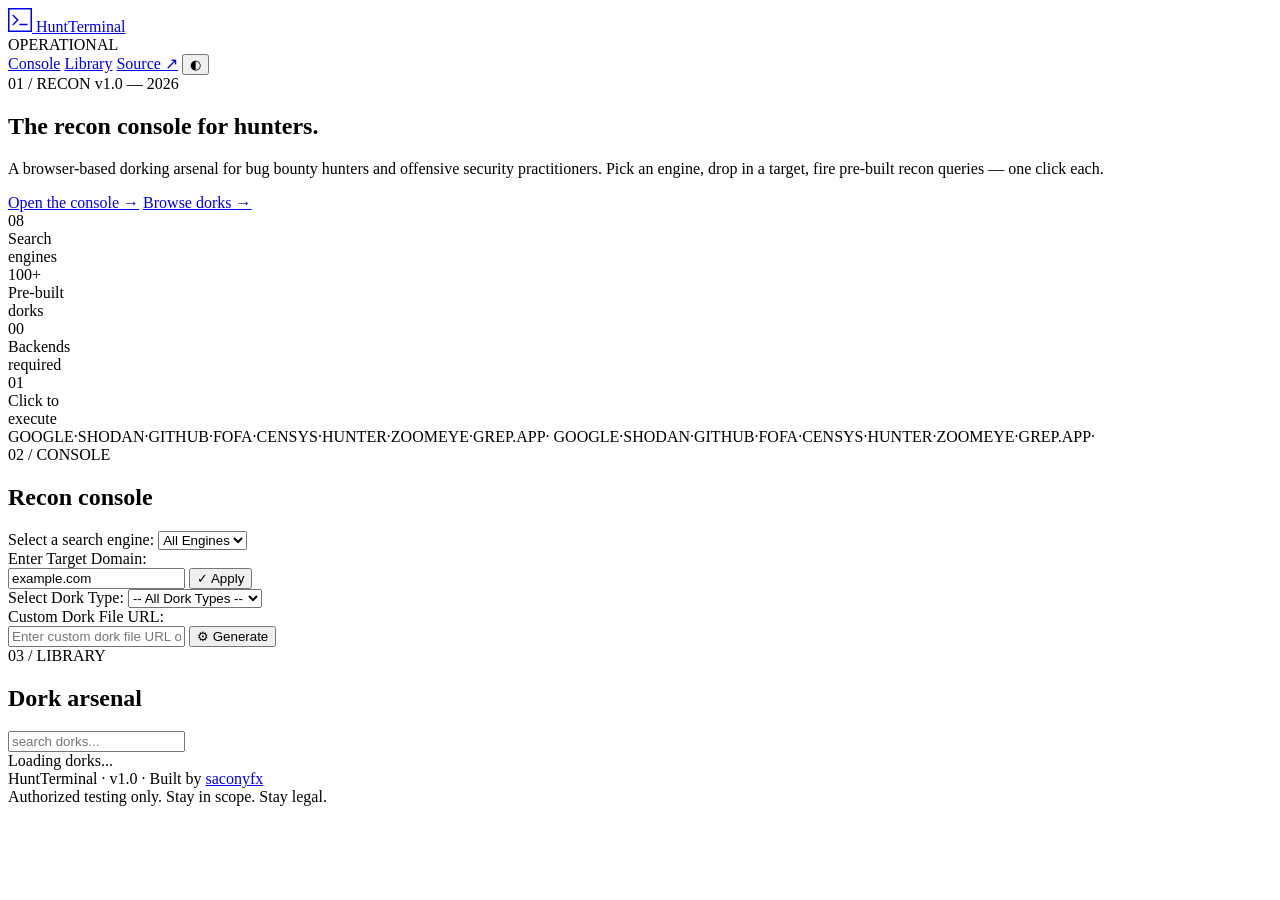
<file: src/index.template.html>
<!DOCTYPE html>
<html lang="en" data-theme="light">
<head>
  <meta charset="UTF-8" />
  <meta name="viewport" content="width=device-width, initial-scale=1" />
  <title>HuntTerminal — Recon Console for Bug Bounty Hunters</title>
  <meta name="description" content="HuntTerminal is a browser-based dork generation tool for bug bounty hunters and offensive security practitioners." />
  <style>
/*__STYLES__*/
  </style>
</head>
<body>

  <header class="header">
    <div class="wrap header-row">
      <a class="brand" href="/" aria-label="HuntTerminal home">
        <svg class="brand-mark" viewBox="0 0 32 32" width="24" height="24" fill="none" xmlns="http://www.w3.org/2000/svg" aria-hidden="true">
          <rect x="1" y="1" width="30" height="30" stroke="currentColor" stroke-width="2"/>
          <path d="M7 10L13 16L7 22" stroke="currentColor" stroke-width="2" stroke-linecap="square"/>
          <path d="M16 22H25" stroke="currentColor" stroke-width="2" stroke-linecap="square"/>
        </svg>
        <span class="brand-word">HuntTerminal</span>
      </a>
      <div class="header-meta">
        <span class="header-status"><i></i>OPERATIONAL</span>
      </div>
      <nav class="nav">
        <a href="#console">Console</a>
        <a href="#library">Library</a>
        <a href="https://github.com/Saconyfx/HuntTerminal" target="_blank" rel="noopener">Source ↗</a>
        <button id="theme-toggle" title="Toggle theme" aria-label="Toggle theme">◐</button>
      </nav>
    </div>
  </header>

  <section class="hero wrap">
    <div class="hero-topline">
      <span class="hero-index">01 / RECON</span>
      <span class="hero-version">v1.0 — 2026</span>
    </div>

    <div class="hero-main">
      <h1 class="hero-title">
        <span class="hero-line">The</span>
        <span class="hero-line hero-italic">recon</span>
        <span class="hero-line">console</span>
        <span class="hero-line">for hunters<span class="hero-dot">.</span></span>
      </h1>

      <aside class="hero-aside">
        <p class="hero-lede">A browser-based dorking arsenal for bug bounty hunters and offensive security practitioners. Pick an engine, drop in a target, fire pre-built recon queries — one click each.</p>
        <div class="hero-cta">
          <a href="#console" class="link-arrow">Open the console <span>→</span></a>
          <a href="#library" class="link-arrow">Browse dorks <span>→</span></a>
        </div>
      </aside>
    </div>

    <div class="hero-stats">
      <div class="stat">
        <div class="stat-num">08</div>
        <div class="stat-label">Search<br/>engines</div>
      </div>
      <div class="stat">
        <div class="stat-num">100<span>+</span></div>
        <div class="stat-label">Pre-built<br/>dorks</div>
      </div>
      <div class="stat">
        <div class="stat-num">00</div>
        <div class="stat-label">Backends<br/>required</div>
      </div>
      <div class="stat">
        <div class="stat-num">01</div>
        <div class="stat-label">Click to<br/>execute</div>
      </div>
    </div>

    <div class="hero-ticker" aria-hidden="true">
      <div class="ticker-track">
        <span>GOOGLE</span><span>·</span><span>SHODAN</span><span>·</span><span>GITHUB</span><span>·</span><span>FOFA</span><span>·</span><span>CENSYS</span><span>·</span><span>HUNTER</span><span>·</span><span>ZOOMEYE</span><span>·</span><span>GREP.APP</span><span>·</span>
        <span>GOOGLE</span><span>·</span><span>SHODAN</span><span>·</span><span>GITHUB</span><span>·</span><span>FOFA</span><span>·</span><span>CENSYS</span><span>·</span><span>HUNTER</span><span>·</span><span>ZOOMEYE</span><span>·</span><span>GREP.APP</span><span>·</span>
      </div>
    </div>
  </section>

  <section class="wrap section-block" id="console">
    <div class="section-label">02 / CONSOLE</div>
    <h2 class="section-heading">Recon <span class="section-italic">console</span></h2>
    <div class="panel">

      <div class="panel-row">
        <div class="field">
          <label for="engine">Select a search engine:</label>
          <select id="engine">
            <option value="all">All Engines</option>
            <option value="google">Google</option>
            <option value="shodan">Shodan</option>
            <option value="github">GitHub</option>
            <option value="fofa">FOFA</option>
            <option value="censys">Censys</option>
            <option value="hunter">Hunter</option>
            <option value="zoomeye">ZoomEye</option>
            <option value="grepapp">Grep.app</option>
          </select>
        </div>
        <div class="field">
          <label for="target">Enter Target Domain:</label>
          <div class="field-inline">
            <input id="target" type="text" value="example.com" placeholder="example.com" autocomplete="off" spellcheck="false" />
            <button id="apply" class="btn">✓ Apply</button>
          </div>
        </div>
      </div>

      <div class="panel-row">
        <div class="field wide">
          <label for="dork-type">Select Dork Type:</label>
          <select id="dork-type">
            <option value="all">-- All Dork Types --</option>
          </select>
        </div>
      </div>

      <div class="panel-row">
        <div class="field wide">
          <label for="custom-url">Custom Dork File URL:</label>
          <div class="field-inline">
            <input id="custom-url" type="url" placeholder="Enter custom dork file URL or select from dropdown above" autocomplete="off" spellcheck="false" />
            <button id="generate" class="btn">⚙ Generate</button>
          </div>
        </div>
      </div>

    </div>
  </section>

  <section class="wrap section-block" id="library">

    <div class="section-label">03 / LIBRARY</div>
    <h2 class="section-heading">Dork <span class="section-italic">arsenal</span></h2>

    <div class="toolbar">
      <input id="search" type="search" placeholder="search dorks..." />
    </div>

    <div class="status" id="status">Loading dorks...</div>

    <div id="results"></div>
  </section>

  <footer class="footer">
    <div class="wrap footer-row">
      <div>HuntTerminal · v1.0 · Built by <a href="https://github.com/Saconyfx" target="_blank" rel="noopener">saconyfx</a></div>
      <div>Authorized testing only. Stay in scope. Stay legal.</div>
    </div>
  </footer>

  <div class="toast" id="toast"></div>

  <script>window.__DORKS__ = /*__DORKS__*/;</script>
  <script>
/*__APP__*/
  </script>
</body>
</html>
</file>
